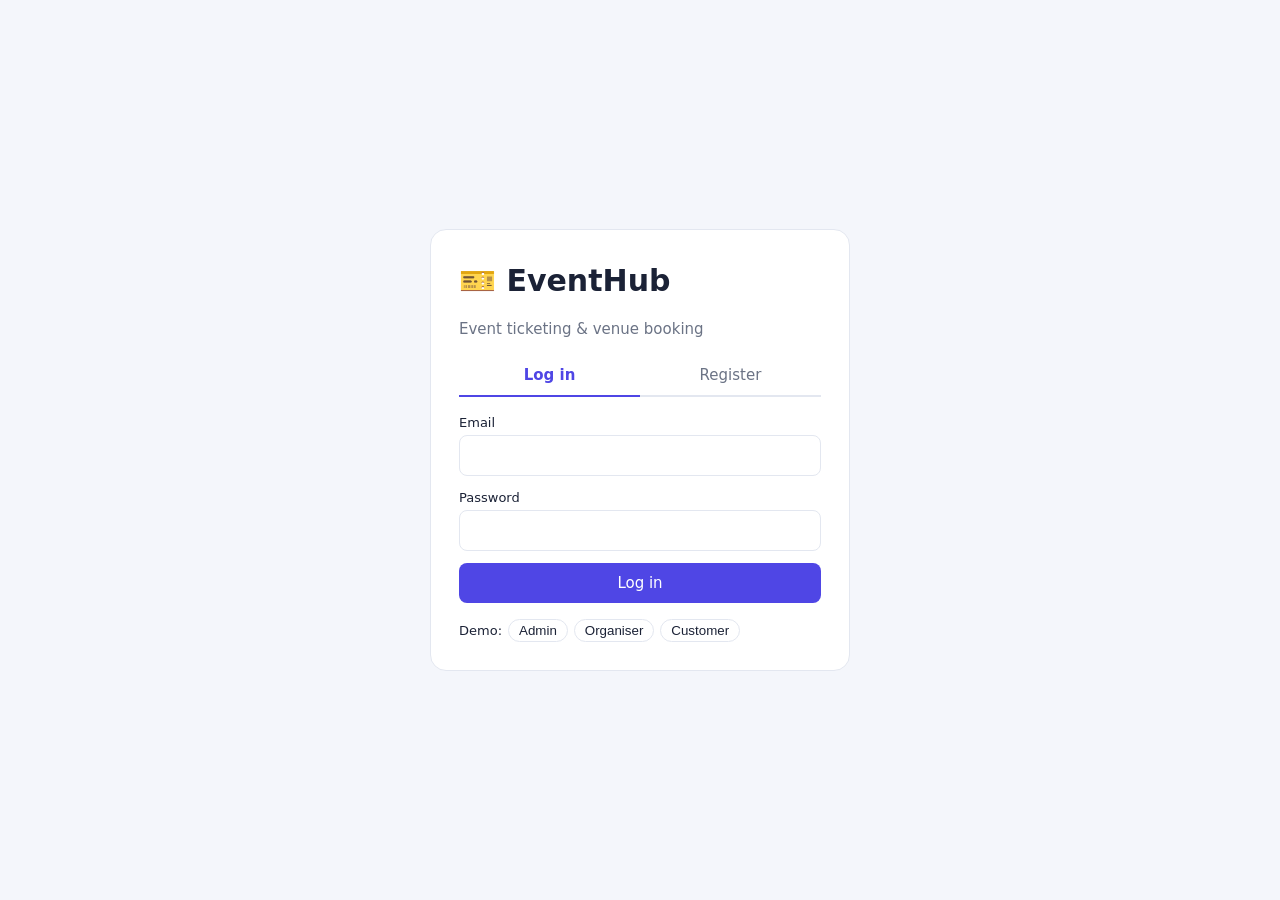
<file: frontend/member2/index.html>
<!DOCTYPE html>
<html lang="en">
<head>
<meta charset="utf-8">
<meta name="viewport" content="width=device-width,initial-scale=1">
<title>EventHub - Event Ticketing & Venue Booking</title>
<link rel="stylesheet" href="css/style.css">
</head>
<body>
<div id="app"></div>
<div id="modal" class="modal"></div>
<div id="toasts"></div>
<script src="js/config.js"></script>
<script src="js/app.js"></script>
</body>
</html>
</file>
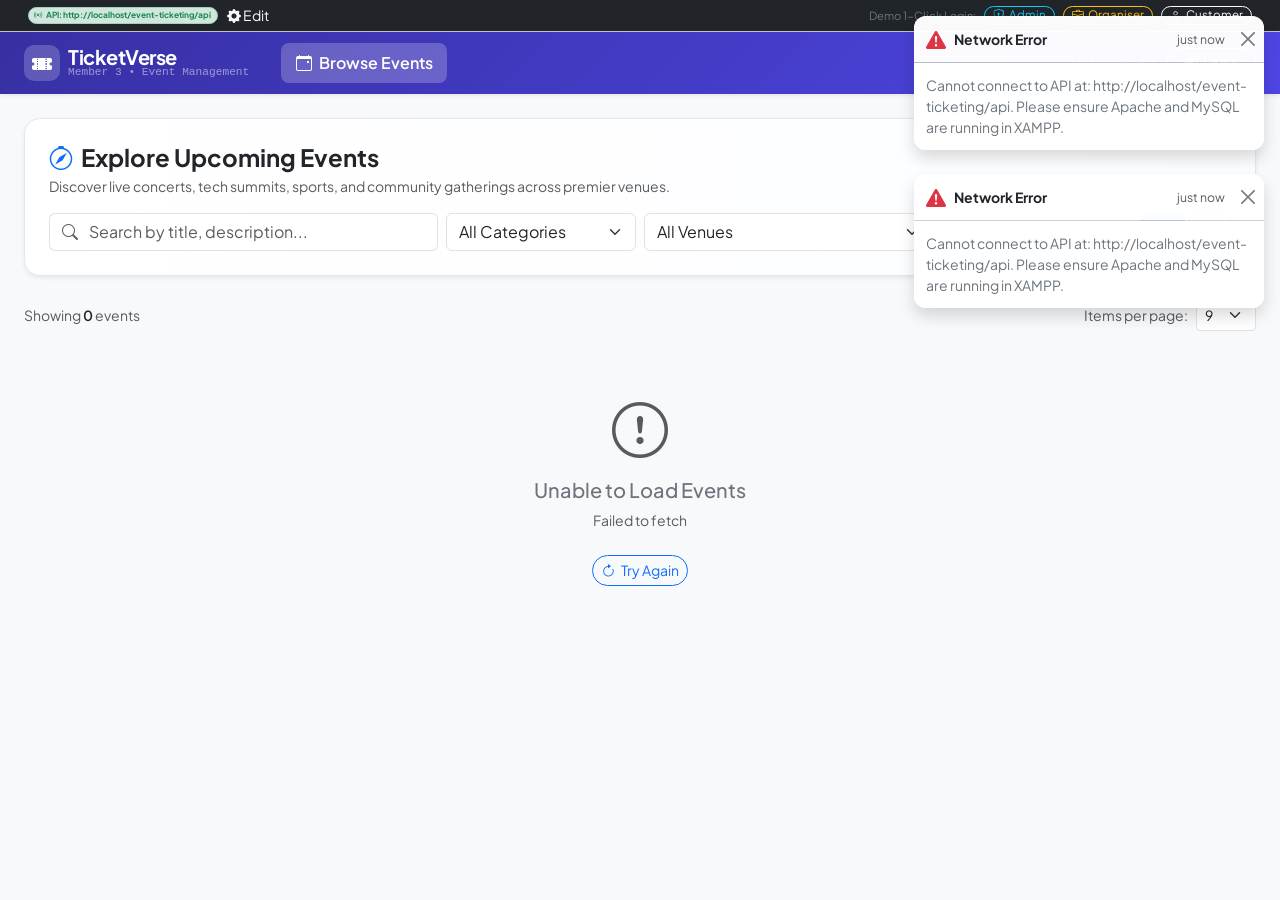
<file: frontend/member3(syamir)-event-management/index.html>
<!DOCTYPE html>
<html lang="en">
<head>
  <meta charset="UTF-8">
  <meta name="viewport" content="width=device-width, initial-scale=1.0">
  <title>Event Ticketing & Venue Booking - Event Management (Member 3)</title>
  
  <!-- Google Fonts -->
  <link rel="preconnect" href="https://fonts.googleapis.com">
  <link rel="preconnect" href="https://fonts.gstatic.com" crossorigin>
  <link href="https://fonts.googleapis.com/css2?family=Plus+Jakarta+Sans:wght@400;500;600;700;800&display=swap" rel="stylesheet">
  
  <!-- Bootstrap 5.3.3 CSS -->
  <link href="https://cdn.jsdelivr.net/npm/bootstrap@5.3.3/dist/css/bootstrap.min.css" rel="stylesheet">
  
  <!-- Bootstrap Icons 1.11.3 -->
  <link href="https://cdn.jsdelivr.net/npm/bootstrap-icons@1.11.3/font/bootstrap-icons.min.css" rel="stylesheet">
  
  <!-- Custom CSS -->
  <link rel="stylesheet" href="style.css">
</head>
<body class="bg-light">

  <!-- ========================================================================= -->
  <!-- Top Info Bar (API status & Quick Demo credentials)                         -->
  <!-- ========================================================================= -->
  <div class="top-demo-bar py-1 px-3 bg-dark text-white-50 border-bottom border-secondary-subtle">
    <div class="container-fluid d-flex flex-wrap justify-content-between align-items-center small">
      <div class="d-flex align-items-center gap-2">
        <span class="badge rounded-pill bg-success-subtle text-success border border-success-subtle">
          <i class="bi bi-broadcast me-1"></i>API: <span id="currentApiDisplay">http://localhost/event-ticketing/api</span>
        </span>
        <button class="btn btn-link btn-sm text-decoration-none text-light p-0" data-bs-toggle="modal" data-bs-target="#apiConfigModal" title="Change API Base URL">
          <i class="bi bi-gear-fill"></i> Edit
        </button>
      </div>
      <div class="d-flex align-items-center gap-2 mt-1 mt-md-0">
        <span class="d-none d-sm-inline text-secondary">Demo 1-Click Login:</span>
        <button class="btn btn-xs btn-outline-info rounded-pill py-0 px-2" onclick="quickLogin('admin')" title="Login as Admin">
          <i class="bi bi-shield-lock me-1"></i>Admin
        </button>
        <button class="btn btn-xs btn-outline-warning rounded-pill py-0 px-2" onclick="quickLogin('organiser')" title="Login as Organiser">
          <i class="bi bi-briefcase me-1"></i>Organiser
        </button>
        <button class="btn btn-xs btn-outline-light rounded-pill py-0 px-2" onclick="quickLogin('customer')" title="Login as Customer">
          <i class="bi bi-person me-1"></i>Customer
        </button>
      </div>
    </div>
  </div>

  <!-- ========================================================================= -->
  <!-- Main Navbar                                                               -->
  <!-- ========================================================================= -->
  <nav class="navbar navbar-expand-lg navbar-dark bg-primary-custom shadow-sm sticky-top">
    <div class="container-fluid px-3 px-lg-4">
      <a class="navbar-brand d-flex align-items-center gap-2" href="#" onclick="switchView('browse'); return false;">
        <div class="brand-icon">
          <i class="bi bi-ticket-perforated-fill"></i>
        </div>
        <div class="d-flex flex-column lh-1">
          <span class="fw-bold tracking-tight fs-5">TicketVerse</span>
          <span class="text-white-50 font-monospace" style="font-size: 0.7rem;">Member 3 &bull; Event Management</span>
        </div>
      </a>

      <button class="navbar-toggler border-0" type="button" data-bs-toggle="collapse" data-bs-target="#navbarContent" aria-controls="navbarContent" aria-expanded="false" aria-label="Toggle navigation">
        <span class="navbar-toggler-icon"></span>
      </button>

      <div class="collapse navbar-collapse" id="navbarContent">
        <!-- Navigation Links / Views -->
        <ul class="navbar-nav me-auto mb-2 mb-lg-0 ms-lg-3 gap-1">
          <li class="nav-item">
            <a class="nav-link nav-view active" id="nav-browse" href="#" onclick="switchView('browse'); return false;">
              <i class="bi bi-calendar-event me-1"></i> Browse Events
            </a>
          </li>
          <!-- Admin & Organiser only view -->
          <li class="nav-item d-none" id="nav-manage-item">
            <a class="nav-link nav-view" id="nav-manage" href="#" onclick="switchView('manage'); return false;">
              <i class="bi bi-sliders me-1"></i> Event Management
            </a>
          </li>
          <!-- Admin & Organiser direct create button -->
          <li class="nav-item d-none" id="nav-create-item">
            <a class="nav-link text-warning fw-semibold" href="#" onclick="openCreateModal(); return false;">
              <i class="bi bi-plus-circle-fill me-1"></i> Create Event
            </a>
          </li>
        </ul>

        <!-- Right Side: User Status & Login/Logout -->
        <div class="d-flex align-items-center gap-3">
          <!-- Guest view -->
          <div id="auth-guest-section" class="d-flex align-items-center gap-2">
            <span class="text-white-50 small d-none d-md-inline">Not logged in</span>
            <button class="btn btn-outline-light btn-sm px-3 rounded-pill" data-bs-toggle="modal" data-bs-target="#loginModal">
              <i class="bi bi-box-arrow-in-right me-1"></i> Login
            </button>
          </div>

          <!-- Logged in view -->
          <div id="auth-user-section" class="d-none align-items-center gap-2">
            <div class="user-profile-badge d-flex align-items-center gap-2 bg-white bg-opacity-10 py-1 px-3 rounded-pill text-white">
              <div class="user-avatar" id="userAvatar">A</div>
              <div class="d-flex flex-column text-start lh-sm">
                <span class="fw-semibold small" id="userNameDisplay">User Name</span>
                <span class="small font-monospace" id="userRoleBadge">role</span>
              </div>
            </div>
            <button class="btn btn-outline-light btn-sm rounded-pill px-3" onclick="logout()" title="Logout">
              <i class="bi bi-box-arrow-right me-1"></i> Logout
            </button>
          </div>
        </div>
      </div>
    </div>
  </nav>

  <!-- ========================================================================= -->
  <!-- Main Container                                                            -->
  <!-- ========================================================================= -->
  <main class="container-fluid px-3 px-lg-4 py-4">

    <!-- Guest / Role Hint Alert Banner -->
    <div id="roleAlertBanner" class="alert alert-info border-0 shadow-sm d-flex align-items-center justify-content-between p-3 mb-4 rounded-3 d-none">
      <div class="d-flex align-items-center gap-2">
        <i class="bi bi-info-circle-fill fs-5 text-info"></i>
        <span id="roleAlertText">You are browsing as a customer. Login with an Admin or Organiser account to create, edit, or delete events.</span>
      </div>
      <button type="button" class="btn-close" data-bs-dismiss="alert" aria-label="Close"></button>
    </div>

    <!-- ======================================================================= -->
    <!-- VIEW 1: BROWSE EVENTS (PUBLIC & ALL ROLES)                              -->
    <!-- ======================================================================= -->
    <section id="browse-view">
      <!-- Browse Header & Search / Filters Hero -->
      <div class="card border-0 shadow-sm rounded-4 mb-4 filter-card">
        <div class="card-body p-4">
          <div class="row align-items-center mb-3">
            <div class="col-md-7">
              <h2 class="h4 fw-bold text-dark mb-1">
                <i class="bi bi-compass text-primary me-2"></i>Explore Upcoming Events
              </h2>
              <p class="text-muted small mb-0">Discover live concerts, tech summits, sports, and community gatherings across premier venues.</p>
            </div>
            <div class="col-md-5 text-md-end mt-3 mt-md-0 d-none" id="browseCreateBtnContainer">
              <button class="btn btn-primary rounded-pill px-3 shadow-sm" onclick="openCreateModal()">
                <i class="bi bi-plus-lg me-1"></i> Create New Event
              </button>
            </div>
          </div>

          <!-- Filter Controls -->
          <form id="browseFilterForm" onsubmit="handleBrowseFilter(event)">
            <div class="row g-2">
              <!-- Search box -->
              <div class="col-12 col-md-4">
                <div class="input-group">
                  <span class="input-group-text bg-white border-end-0 text-muted">
                    <i class="bi bi-search"></i>
                  </span>
                  <input type="text" class="form-control border-start-0 ps-0" id="filterSearch" placeholder="Search by title, description...">
                </div>
              </div>

              <!-- Category filter -->
              <div class="col-6 col-md-2">
                <select class="form-select" id="filterCategory">
                  <option value="">All Categories</option>
                  <option value="Music">Music</option>
                  <option value="Technology">Technology</option>
                  <option value="Charity">Charity</option>
                  <option value="Entertainment">Entertainment</option>
                  <option value="Business">Business</option>
                  <option value="Sports">Sports</option>
                  <option value="Community">Community</option>
                </select>
              </div>

              <!-- Venue filter -->
              <div class="col-6 col-md-3">
                <select class="form-select" id="filterVenue">
                  <option value="">All Venues</option>
                  <!-- Populated dynamically -->
                </select>
              </div>

              <!-- Status filter -->
              <div class="col-6 col-md-2">
                <select class="form-select" id="filterStatus">
                  <option value="">All Statuses</option>
                  <option value="published" selected>Published</option>
                  <option value="draft">Draft</option>
                  <option value="completed">Completed</option>
                  <option value="cancelled">Cancelled</option>
                </select>
              </div>

              <!-- Filter / Reset buttons -->
              <div class="col-6 col-md-1 d-flex gap-1">
                <button type="submit" class="btn btn-primary w-100" title="Apply Filter">
                  <i class="bi bi-funnel-fill"></i>
                </button>
                <button type="button" class="btn btn-outline-secondary" onclick="resetBrowseFilters()" title="Reset Filters">
                  <i class="bi bi-arrow-counterclockwise"></i>
                </button>
              </div>
            </div>
          </form>
        </div>
      </div>

      <!-- Browse Results Header -->
      <div class="d-flex justify-content-between align-items-center mb-3">
        <div class="text-muted small">
          Showing <span class="fw-semibold text-dark" id="browseEventsCount">0</span> events
          <span id="activeFiltersSummary" class="ms-2"></span>
        </div>
        <div class="d-flex align-items-center gap-2">
          <span class="text-muted small">Items per page:</span>
          <select class="form-select form-select-sm w-auto" id="browseLimitSelect" onchange="changeBrowseLimit()">
            <option value="6">6</option>
            <option value="9" selected>9</option>
            <option value="12">12</option>
            <option value="18">18</option>
          </select>
        </div>
      </div>

      <!-- Events Card Grid -->
      <div class="row g-4 mb-4" id="eventsGrid">
        <!-- Rendered dynamically via JavaScript -->
        <div class="col-12 text-center py-5">
          <div class="spinner-border text-primary" role="status">
            <span class="visually-hidden">Loading events...</span>
          </div>
          <p class="text-muted mt-2">Loading events from API...</p>
        </div>
      </div>

      <!-- Pagination for Browse View -->
      <nav aria-label="Browse Events Pagination" id="browsePaginationNav" class="d-flex justify-content-center mt-4">
        <ul class="pagination pagination-md shadow-sm rounded-pill" id="browsePaginationList">
          <!-- Rendered dynamically -->
        </ul>
      </nav>
    </section>

    <!-- ======================================================================= -->
    <!-- VIEW 2: EVENT MANAGEMENT (ADMIN & ORGANISER ONLY)                       -->
    <!-- ======================================================================= -->
    <section id="manage-view" class="d-none">
      <!-- Management Header & Quick Stats -->
      <div class="d-flex flex-wrap justify-content-between align-items-center gap-3 mb-4">
        <div>
          <h2 class="h3 fw-bold text-dark mb-1">
            <i class="bi bi-sliders text-primary me-2"></i>Event Management Dashboard
          </h2>
          <p class="text-muted small mb-0">
            Create, update, manage, and monitor ticketing capacity.
            <span id="manageRolePermissionNote" class="text-primary fw-medium"></span>
          </p>
        </div>
        <div>
          <button class="btn btn-primary rounded-pill px-4 shadow-sm" onclick="openCreateModal()">
            <i class="bi bi-plus-circle me-1"></i> Create New Event
          </button>
        </div>
      </div>

      <!-- Quick Metrics Cards -->
      <div class="row g-3 mb-4">
        <div class="col-6 col-lg-3">
          <div class="card border-0 shadow-sm rounded-3 metric-card">
            <div class="card-body p-3 d-flex align-items-center">
              <div class="metric-icon bg-primary-subtle text-primary me-3">
                <i class="bi bi-calendar2-check-fill fs-4"></i>
              </div>
              <div>
                <div class="text-muted small text-uppercase fw-semibold">Total Events</div>
                <div class="fs-4 fw-bold text-dark" id="metricTotalEvents">0</div>
              </div>
            </div>
          </div>
        </div>
        <div class="col-6 col-lg-3">
          <div class="card border-0 shadow-sm rounded-3 metric-card">
            <div class="card-body p-3 d-flex align-items-center">
              <div class="metric-icon bg-success-subtle text-success me-3">
                <i class="bi bi-check-circle-fill fs-4"></i>
              </div>
              <div>
                <div class="text-muted small text-uppercase fw-semibold">Published</div>
                <div class="fs-4 fw-bold text-dark" id="metricPublishedEvents">0</div>
              </div>
            </div>
          </div>
        </div>
        <div class="col-6 col-lg-3">
          <div class="card border-0 shadow-sm rounded-3 metric-card">
            <div class="card-body p-3 d-flex align-items-center">
              <div class="metric-icon bg-secondary-subtle text-secondary me-3">
                <i class="bi bi-file-earmark-text-fill fs-4"></i>
              </div>
              <div>
                <div class="text-muted small text-uppercase fw-semibold">Draft</div>
                <div class="fs-4 fw-bold text-dark" id="metricDraftEvents">0</div>
              </div>
            </div>
          </div>
        </div>
        <div class="col-6 col-lg-3">
          <div class="card border-0 shadow-sm rounded-3 metric-card">
            <div class="card-body p-3 d-flex align-items-center">
              <div class="metric-icon bg-danger-subtle text-danger me-3">
                <i class="bi bi-x-circle-fill fs-4"></i>
              </div>
              <div>
                <div class="text-muted small text-uppercase fw-semibold">Cancelled / End</div>
                <div class="fs-4 fw-bold text-dark" id="metricOtherEvents">0</div>
              </div>
            </div>
          </div>
        </div>
      </div>

      <!-- Management Table Card -->
      <div class="card border-0 shadow-sm rounded-4">
        <div class="card-body p-3 p-md-4">
          <!-- Management Filters Bar -->
          <div class="row g-2 align-items-center mb-3">
            <div class="col-12 col-md-4">
              <div class="input-group">
                <span class="input-group-text bg-white text-muted"><i class="bi bi-search"></i></span>
                <input type="text" class="form-control" id="manageSearchInput" placeholder="Filter events..." oninput="debounceManageSearch()">
              </div>
            </div>
            <div class="col-6 col-md-3">
              <select class="form-select" id="manageCategorySelect" onchange="loadManagementEvents(1)">
                <option value="">All Categories</option>
                <option value="Music">Music</option>
                <option value="Technology">Technology</option>
                <option value="Charity">Charity</option>
                <option value="Entertainment">Entertainment</option>
                <option value="Business">Business</option>
                <option value="Sports">Sports</option>
                <option value="Community">Community</option>
              </select>
            </div>
            <div class="col-6 col-md-3">
              <select class="form-select" id="manageStatusSelect" onchange="loadManagementEvents(1)">
                <option value="">All Statuses</option>
                <option value="published">Published</option>
                <option value="draft">Draft</option>
                <option value="cancelled">Cancelled</option>
                <option value="completed">Completed</option>
              </select>
            </div>
            <div class="col-12 col-md-2 text-md-end">
              <button class="btn btn-outline-secondary w-100" onclick="resetManageFilters()">
                <i class="bi bi-arrow-counterclockwise me-1"></i> Reset
              </button>
            </div>
          </div>

          <!-- Table Responsive Container -->
          <div class="table-responsive">
            <table class="table table-hover align-middle mb-0" id="eventsTable">
              <thead class="table-light text-muted small text-uppercase">
                <tr>
                  <th scope="col" style="width: 60px;">ID</th>
                  <th scope="col">Event &amp; Category</th>
                  <th scope="col">Venue</th>
                  <th scope="col">Date &amp; Time</th>
                  <th scope="col">Price</th>
                  <th scope="col">Tickets Available</th>
                  <th scope="col">Organiser</th>
                  <th scope="col">Status</th>
                  <th scope="col" class="text-end" style="min-width: 130px;">Actions</th>
                </tr>
              </thead>
              <tbody id="eventsTableBody">
                <!-- Rendered dynamically -->
                <tr>
                  <td colspan="9" class="text-center py-4 text-muted">
                    <div class="spinner-border spinner-border-sm text-primary me-2"></div> Loading table data...
                  </td>
                </tr>
              </tbody>
            </table>
          </div>

          <!-- Management Pagination -->
          <div class="d-flex flex-wrap justify-content-between align-items-center mt-3 pt-3 border-top">
            <div class="text-muted small" id="managePaginationInfo">
              Showing 0 to 0 of 0 events
            </div>
            <nav aria-label="Management Table Pagination">
              <ul class="pagination pagination-sm mb-0" id="managePaginationList">
                <!-- Rendered dynamically -->
              </ul>
            </nav>
          </div>
        </div>
      </div>
    </section>

  </main>

  <!-- ========================================================================= -->
  <!-- MODAL: LOGIN                                                              -->
  <!-- ========================================================================= -->
  <div class="modal fade" id="loginModal" tabindex="-1" aria-labelledby="loginModalLabel" aria-hidden="true">
    <div class="modal-dialog modal-dialog-centered">
      <div class="modal-content border-0 shadow rounded-4">
        <div class="modal-header bg-primary-custom text-white border-0 rounded-top-4 p-4">
          <div class="d-flex align-items-center gap-2">
            <div class="bg-white text-primary rounded-circle p-2 d-flex align-items-center justify-content-center" style="width: 38px; height: 38px;">
              <i class="bi bi-person-fill-lock fs-5"></i>
            </div>
            <div>
              <h5 class="modal-title fw-bold" id="loginModalLabel">Account Login</h5>
              <p class="text-white-50 small mb-0">Sign in to manage and administer events</p>
            </div>
          </div>
          <button type="button" class="btn-close btn-close-white" data-bs-dismiss="modal" aria-label="Close"></button>
        </div>

        <div class="modal-body p-4">
          <!-- Login Feedback Alert -->
          <div id="loginAlert" class="alert alert-danger py-2 px-3 small d-none" role="alert"></div>

          <!-- Quick Fill Presets for University Demo -->
          <div class="bg-light p-3 rounded-3 mb-3 border">
            <div class="text-muted small fw-semibold mb-2">
              <i class="bi bi-lightning-charge-fill text-warning me-1"></i>Quick Demo Presets:
            </div>
            <div class="d-flex flex-wrap gap-2">
              <button type="button" class="btn btn-sm btn-outline-danger flex-grow-1" onclick="fillLoginForm('admin@event.com', 'Admin@123')">
                <i class="bi bi-shield-check"></i> Admin
              </button>
              <button type="button" class="btn btn-sm btn-outline-warning flex-grow-1" onclick="fillLoginForm('hafiz@event.com', 'Organiser@123')">
                <i class="bi bi-briefcase"></i> Organiser
              </button>
              <button type="button" class="btn btn-sm btn-outline-secondary flex-grow-1" onclick="fillLoginForm('daniel@mail.com', 'Customer@123')">
                <i class="bi bi-person"></i> Customer
              </button>
            </div>
          </div>

          <form id="loginForm" onsubmit="handleLoginSubmit(event)">
            <div class="mb-3">
              <label for="loginEmail" class="form-label small fw-semibold">Email Address</label>
              <div class="input-group">
                <span class="input-group-text bg-light text-muted"><i class="bi bi-envelope"></i></span>
                <input type="email" class="form-control" id="loginEmail" required placeholder="name@event.com">
              </div>
            </div>

            <div class="mb-3">
              <label for="loginPassword" class="form-label small fw-semibold">Password</label>
              <div class="input-group">
                <span class="input-group-text bg-light text-muted"><i class="bi bi-key"></i></span>
                <input type="password" class="form-control" id="loginPassword" required placeholder="Enter password">
                <button class="btn btn-outline-secondary" type="button" onclick="togglePasswordVisibility('loginPassword', this)">
                  <i class="bi bi-eye"></i>
                </button>
              </div>
            </div>

            <button type="submit" class="btn btn-primary w-100 py-2 fw-semibold rounded-3 shadow-sm" id="loginSubmitBtn">
              <span id="loginBtnText"><i class="bi bi-box-arrow-in-right me-1"></i> Sign In</span>
              <span id="loginBtnSpinner" class="spinner-border spinner-border-sm d-none" role="status" aria-hidden="true"></span>
            </button>
          </form>
        </div>
      </div>
    </div>
  </div>

  <!-- ========================================================================= -->
  <!-- MODAL: CREATE / EDIT EVENT                                                -->
  <!-- ========================================================================= -->
  <div class="modal fade" id="eventFormModal" tabindex="-1" aria-labelledby="eventFormModalLabel" aria-hidden="true" data-bs-backdrop="static">
    <div class="modal-dialog modal-dialog-centered modal-lg">
      <div class="modal-content border-0 shadow-lg rounded-4">
        <div class="modal-header bg-primary-custom text-white rounded-top-4 p-3 px-4">
          <div class="d-flex align-items-center gap-2">
            <i class="bi bi-calendar-plus-fill fs-4 text-warning" id="eventFormIcon"></i>
            <div>
              <h5 class="modal-title fw-bold" id="eventFormModalLabel">Create New Event</h5>
              <p class="text-white-50 small mb-0" id="eventFormModalSub">Fill in the event details and venue allocation</p>
            </div>
          </div>
          <button type="button" class="btn-close btn-close-white" data-bs-dismiss="modal" aria-label="Close"></button>
        </div>

        <div class="modal-body p-4">
          <!-- Form Validation / Error Container -->
          <div id="eventFormAlert" class="alert alert-danger py-2 px-3 small d-none" role="alert"></div>

          <form id="eventForm" onsubmit="handleEventFormSubmit(event)">
            <!-- Hidden Event ID (for edit) -->
            <input type="hidden" id="eventFormId">

            <div class="row g-3">
              <!-- Event Title -->
              <div class="col-12">
                <label for="formTitle" class="form-label small fw-semibold">Event Title <span class="text-danger">*</span></label>
                <input type="text" class="form-control" id="formTitle" required maxlength="150" placeholder="e.g. Muar Music Fest 2026">
                <div class="invalid-feedback" id="err-title"></div>
              </div>

              <!-- Category -->
              <div class="col-12 col-md-6">
                <label for="formCategory" class="form-label small fw-semibold">Category <span class="text-danger">*</span></label>
                <select class="form-select" id="formCategory" required>
                  <option value="" disabled selected>Select category...</option>
                  <option value="Music">Music</option>
                  <option value="Technology">Technology</option>
                  <option value="Charity">Charity</option>
                  <option value="Entertainment">Entertainment</option>
                  <option value="Business">Business</option>
                  <option value="Sports">Sports</option>
                  <option value="Community">Community</option>
                </select>
                <div class="invalid-feedback" id="err-category"></div>
              </div>

              <!-- Venue Dropdown -->
              <div class="col-12 col-md-6">
                <label for="formVenue" class="form-label small fw-semibold">Venue <span class="text-danger">*</span></label>
                <select class="form-select" id="formVenue" required>
                  <option value="" disabled selected>Select venue...</option>
                  <!-- Populated dynamically -->
                </select>
                <div class="invalid-feedback" id="err-venue_id"></div>
              </div>

              <!-- Event Date -->
              <div class="col-12 col-md-4">
                <label for="formDate" class="form-label small fw-semibold">Event Date <span class="text-danger">*</span></label>
                <input type="date" class="form-control" id="formDate" required>
                <div class="invalid-feedback" id="err-event_date"></div>
              </div>

              <!-- Start Time -->
              <div class="col-6 col-md-4">
                <label for="formStartTime" class="form-label small fw-semibold">Start Time <span class="text-danger">*</span></label>
                <input type="time" class="form-control" id="formStartTime" required>
                <div class="invalid-feedback" id="err-start_time"></div>
              </div>

              <!-- End Time -->
              <div class="col-6 col-md-4">
                <label for="formEndTime" class="form-label small fw-semibold">End Time <span class="text-danger">*</span></label>
                <input type="time" class="form-control" id="formEndTime" required>
                <div class="invalid-feedback" id="err-end_time"></div>
              </div>

              <!-- Ticket Price -->
              <div class="col-12 col-md-4">
                <label for="formTicketPrice" class="form-label small fw-semibold">Ticket Price (MYR) <span class="text-danger">*</span></label>
                <div class="input-group">
                  <span class="input-group-text">RM</span>
                  <input type="number" step="0.01" min="0" class="form-control" id="formTicketPrice" required placeholder="0.00">
                </div>
                <div class="invalid-feedback" id="err-ticket_price"></div>
              </div>

              <!-- Total Tickets -->
              <div class="col-6 col-md-4">
                <label for="formTotalTickets" class="form-label small fw-semibold">Total Tickets <span class="text-danger">*</span></label>
                <input type="number" min="1" class="form-control" id="formTotalTickets" required placeholder="e.g. 500" oninput="handleTotalTicketsChange()">
                <div class="invalid-feedback" id="err-total_tickets"></div>
              </div>

              <!-- Available Tickets (Editable on edit, defaults to total tickets on create) -->
              <div class="col-6 col-md-4">
                <label for="formAvailableTickets" class="form-label small fw-semibold">Available Tickets <span class="text-danger">*</span></label>
                <input type="number" min="0" class="form-control" id="formAvailableTickets" required placeholder="e.g. 500">
                <div class="invalid-feedback" id="err-available_tickets"></div>
              </div>

              <!-- Status -->
              <div class="col-12 col-md-6">
                <label for="formStatus" class="form-label small fw-semibold">Publication Status <span class="text-danger">*</span></label>
                <select class="form-select" id="formStatus" required>
                  <option value="draft">Draft (Private, not listed for booking)</option>
                  <option value="published">Published (Public, tickets on sale)</option>
                  <option value="cancelled">Cancelled</option>
                  <option value="completed">Completed</option>
                </select>
                <div class="invalid-feedback" id="err-status"></div>
              </div>

              <!-- Organiser (Admin can see organiser info if editing) -->
              <div class="col-12 col-md-6" id="formOrganiserDisplayGroup">
                <label class="form-label small fw-semibold text-muted">Organiser Ownership</label>
                <input type="text" class="form-control bg-light" id="formOrganiserDisplay" readonly value="Current Logged-in User">
              </div>

              <!-- Description -->
              <div class="col-12">
                <label for="formDescription" class="form-label small fw-semibold">Description</label>
                <textarea class="form-control" id="formDescription" rows="3" placeholder="Provide event schedule, highlights, special guests, terms..."></textarea>
                <div class="invalid-feedback" id="err-description"></div>
              </div>
            </div>

            <div class="d-flex justify-content-end gap-2 mt-4 pt-3 border-top">
              <button type="button" class="btn btn-secondary px-4 rounded-pill" data-bs-dismiss="modal">Cancel</button>
              <button type="submit" class="btn btn-primary px-4 rounded-pill shadow-sm" id="eventFormSubmitBtn">
                <span id="eventFormSubmitText"><i class="bi bi-check-circle me-1"></i> Save Event</span>
                <span id="eventFormSubmitSpinner" class="spinner-border spinner-border-sm d-none" role="status" aria-hidden="true"></span>
              </button>
            </div>
          </form>
        </div>
      </div>
    </div>
  </div>

  <!-- ========================================================================= -->
  <!-- MODAL: EVENT DETAILS VIEW                                                 -->
  <!-- ========================================================================= -->
  <div class="modal fade" id="eventDetailsModal" tabindex="-1" aria-labelledby="eventDetailsModalLabel" aria-hidden="true">
    <div class="modal-dialog modal-dialog-centered modal-lg">
      <div class="modal-content border-0 shadow-lg rounded-4 overflow-hidden">
        <div class="modal-header bg-dark text-white p-4">
          <div class="d-flex flex-column gap-1">
            <div class="d-flex align-items-center gap-2">
              <span class="badge rounded-pill" id="detailCategoryBadge">Category</span>
              <span class="badge rounded-pill" id="detailStatusBadge">Status</span>
              <span class="text-white-50 small font-monospace" id="detailIdBadge">#ID</span>
            </div>
            <h4 class="modal-title fw-bold text-white mt-1" id="detailTitle">Event Title</h4>
          </div>
          <button type="button" class="btn-close btn-close-white" data-bs-dismiss="modal" aria-label="Close"></button>
        </div>

        <div class="modal-body p-4">
          <div class="row g-4">
            <!-- Left Info Column -->
            <div class="col-md-7">
              <h6 class="text-uppercase text-muted fw-bold small mb-2">About Event</h6>
              <p class="text-dark" id="detailDescription" style="white-space: pre-line;">No description provided.</p>

              <hr class="my-3 text-muted">

              <h6 class="text-uppercase text-muted fw-bold small mb-2">Venue &amp; Location</h6>
              <div class="d-flex align-items-start gap-2 mb-2">
                <i class="bi bi-geo-alt-fill text-danger fs-5"></i>
                <div>
                  <div class="fw-semibold text-dark" id="detailVenueName">Venue Name</div>
                  <div class="text-muted small" id="detailVenueAddress">Address, City</div>
                </div>
              </div>

              <div class="d-flex align-items-center gap-2 text-muted small mt-2">
                <i class="bi bi-people-fill text-primary"></i>
                <span>Venue Capacity: <strong id="detailVenueCapacity">-</strong> seats</span>
              </div>
            </div>

            <!-- Right Info / Stats Column -->
            <div class="col-md-5">
              <div class="card bg-light border-0 rounded-3 p-3 mb-3">
                <h6 class="text-uppercase text-muted fw-bold small mb-3">Schedule</h6>
                <div class="d-flex align-items-center gap-2 mb-2">
                  <i class="bi bi-calendar-event text-primary fs-5"></i>
                  <div>
                    <div class="small text-muted">Date</div>
                    <div class="fw-semibold text-dark" id="detailDate">Date</div>
                  </div>
                </div>
                <div class="d-flex align-items-center gap-2">
                  <i class="bi bi-clock text-warning fs-5"></i>
                  <div>
                    <div class="small text-muted">Time</div>
                    <div class="fw-semibold text-dark" id="detailTime">Time</div>
                  </div>
                </div>
              </div>

              <div class="card bg-light border-0 rounded-3 p-3 mb-3">
                <h6 class="text-uppercase text-muted fw-bold small mb-2">Ticketing Details</h6>
                <div class="d-flex justify-content-between align-items-baseline mb-2">
                  <span class="text-muted small">Ticket Price:</span>
                  <span class="fs-4 fw-bold text-success" id="detailPrice">RM 0.00</span>
                </div>
                
                <div class="mb-2">
                  <div class="d-flex justify-content-between small text-muted mb-1">
                    <span>Available Tickets:</span>
                    <strong id="detailTicketsFraction">0 / 0</strong>
                  </div>
                  <div class="progress" style="height: 8px;">
                    <div class="progress-bar" id="detailProgressBar" role="progressbar" style="width: 100%;"></div>
                  </div>
                </div>
              </div>

              <div class="card bg-white border rounded-3 p-3 small text-muted">
                <div class="d-flex align-items-center gap-2">
                  <i class="bi bi-person-badge-fill text-secondary fs-5"></i>
                  <div>
                    <div>Organised by: <strong class="text-dark" id="detailOrganiserName">-</strong></div>
                    <div class="font-monospace text-xs" id="detailOrganiserId">ID: -</div>
                  </div>
                </div>
              </div>
            </div>
          </div>
        </div>

        <div class="modal-footer bg-light p-3 border-top d-flex justify-content-between">
          <button type="button" class="btn btn-secondary px-4 rounded-pill" data-bs-dismiss="modal">Close</button>
          <div class="d-flex gap-2" id="detailActionButtons">
            <!-- Dynamic Edit / Delete buttons if authorized -->
          </div>
        </div>
      </div>
    </div>
  </div>

  <!-- ========================================================================= -->
  <!-- MODAL: DELETE CONFIRMATION                                                -->
  <!-- ========================================================================= -->
  <div class="modal fade" id="deleteConfirmModal" tabindex="-1" aria-labelledby="deleteConfirmModalLabel" aria-hidden="true">
    <div class="modal-dialog modal-dialog-centered">
      <div class="modal-content border-0 shadow rounded-4">
        <div class="modal-body p-4 text-center">
          <div class="text-danger mb-3">
            <i class="bi bi-exclamation-triangle-fill display-4"></i>
          </div>
          <h5 class="fw-bold mb-2" id="deleteConfirmModalLabel">Delete Event?</h5>
          <p class="text-muted small mb-3">
            Are you sure you want to permanently delete event <strong id="deleteTargetTitle" class="text-dark">""</strong>?
            This action cannot be undone.
          </p>
          <div class="d-flex justify-content-center gap-2">
            <button type="button" class="btn btn-secondary px-4 rounded-pill" data-bs-dismiss="modal">Cancel</button>
            <button type="button" class="btn btn-danger px-4 rounded-pill shadow-sm" id="confirmDeleteBtn" onclick="executeDeleteEvent()">
              <span id="deleteBtnText"><i class="bi bi-trash3-fill me-1"></i> Delete Event</span>
              <span id="deleteBtnSpinner" class="spinner-border spinner-border-sm d-none" role="status" aria-hidden="true"></span>
            </button>
          </div>
        </div>
      </div>
    </div>
  </div>

  <!-- ========================================================================= -->
  <!-- MODAL: API CONFIGURATION                                                  -->
  <!-- ========================================================================= -->
  <div class="modal fade" id="apiConfigModal" tabindex="-1" aria-labelledby="apiConfigModalLabel" aria-hidden="true">
    <div class="modal-dialog modal-dialog-centered">
      <div class="modal-content border-0 shadow rounded-4">
        <div class="modal-header bg-dark text-white rounded-top-4 p-3 px-4">
          <h5 class="modal-title fw-bold" id="apiConfigModalLabel"><i class="bi bi-gear-fill me-2"></i>API Endpoint Configuration</h5>
          <button type="button" class="btn-close btn-close-white" data-bs-dismiss="modal" aria-label="Close"></button>
        </div>
        <div class="modal-body p-4">
          <p class="text-muted small">Specify the base URL for the backend REST API endpoints.</p>
          <div class="mb-3">
            <label for="apiUrlInput" class="form-label small fw-semibold">API Base URL</label>
            <input type="url" class="form-control" id="apiUrlInput" value="http://localhost/event-ticketing/api">
            <div class="form-text">Default XAMPP setup: <code>http://localhost/event-ticketing/api</code></div>
          </div>
          <div class="d-flex justify-content-between">
            <button type="button" class="btn btn-outline-secondary btn-sm" onclick="resetApiUrl()">Reset to Default</button>
            <button type="button" class="btn btn-primary btn-sm px-3" onclick="saveApiUrl()">Save &amp; Reload</button>
          </div>
        </div>
      </div>
    </div>
  </div>

  <!-- ========================================================================= -->
  <!-- TOAST NOTIFICATIONS CONTAINER                                             -->
  <!-- ========================================================================= -->
  <div class="toast-container position-fixed top-0 end-0 p-3" id="toastContainer" style="z-index: 1100;"></div>

  <!-- ========================================================================= -->
  <!-- Bootstrap 5.3.3 Bundle with Popper                                       -->
  <!-- ========================================================================= -->
  <script src="https://cdn.jsdelivr.net/npm/bootstrap@5.3.3/dist/js/bootstrap.bundle.min.js"></script>

  <!-- Application Logic -->
  <script src="app.js"></script>
</body>
</html>
</file>
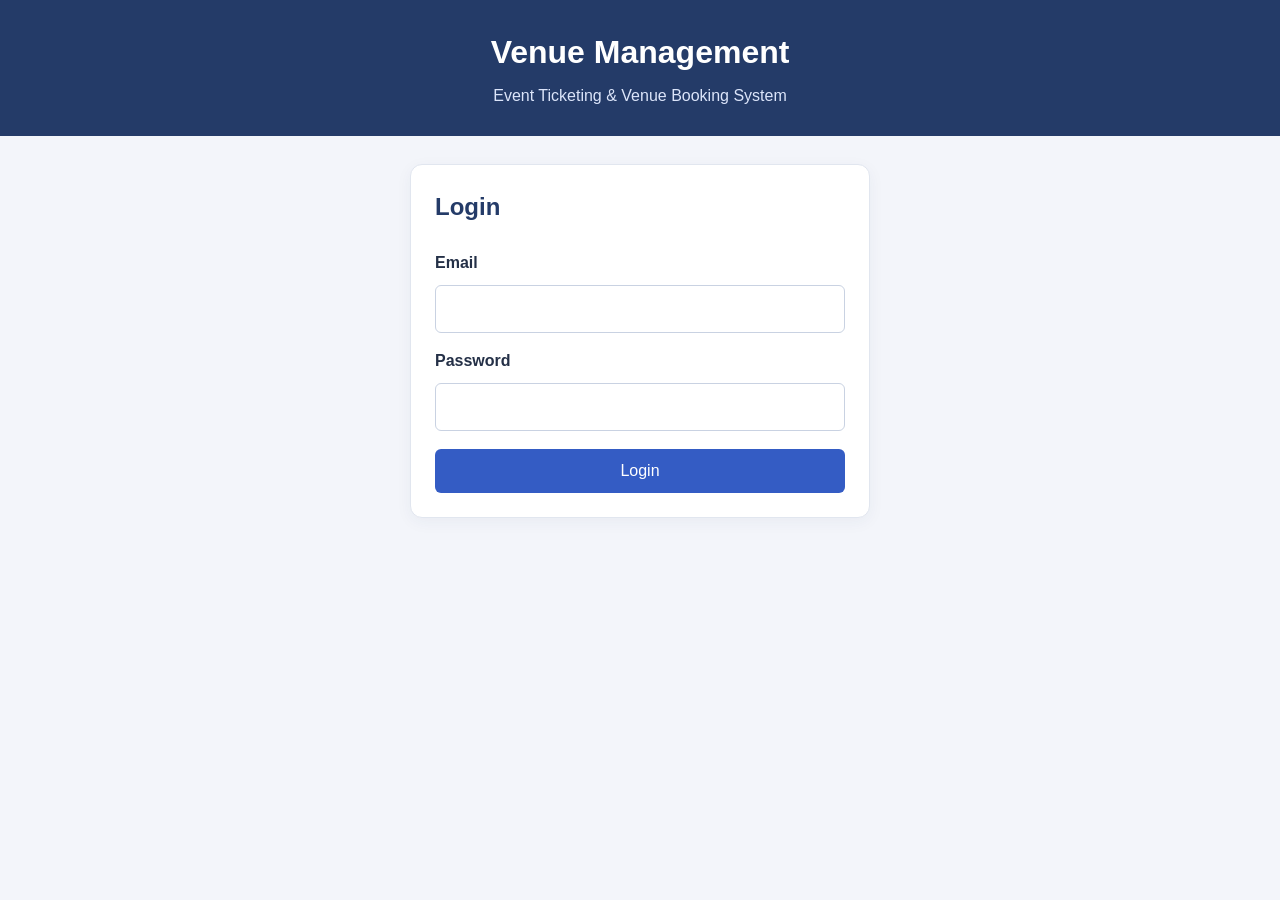
<file: frontend/member4-venue-management/index.html>
<!DOCTYPE html>
<html lang="en">
<head>
  <meta charset="UTF-8">
  <meta name="viewport" content="width=device-width, initial-scale=1.0">
  <title>Venue Management</title>
  <link rel="stylesheet" href="style.css">
  <script src="app.js" defer></script>
</head>
<body>
  <header>
    <h1>Venue Management</h1>
    <p>Event Ticketing &amp; Venue Booking System</p>
  </header>

  <main>
    <p id="message" role="status" aria-live="polite"></p>

    <section id="login-section">
      <h2>Login</h2>
      <form id="login-form">
        <label for="email">Email</label>
        <input id="email" type="email" autocomplete="username" required>

        <label for="password">Password</label>
        <input id="password" type="password"
               autocomplete="current-password" required>

        <button type="submit">Login</button>
      </form>
    </section>

    <div id="management-section" hidden>
      <section>
        <p id="user-info"></p>
        <button id="logout-button" type="button">Logout</button>
      </section>

      <section id="venue-editor" hidden>
        <h2 id="form-title">Add Venue</h2>
        <form id="venue-form">
          <input id="venue-id" type="hidden">

          <label for="venue-name">Venue Name</label>
          <input id="venue-name" type="text" maxlength="150" required>

          <label for="address">Address</label>
          <input id="address" type="text" maxlength="255" required>

          <label for="city">City</label>
          <input id="city" type="text" maxlength="100" required>

          <label for="capacity">Capacity</label>
          <input id="capacity" type="number"
                 min="1" max="4294967295" step="1" required>

          <label for="price">Price per Day (RM)</label>
          <input id="price" type="number"
                 min="0" max="99999999.99" step="0.01" required>

          <label for="status">Status</label>
          <select id="status" required>
            <option value="available">Available</option>
            <option value="unavailable">Unavailable</option>
            <option value="maintenance">Maintenance</option>
          </select>

          <button id="save-button" type="submit">Save Venue</button>
          <button id="reset-button" type="button">Clear / Cancel Edit</button>
        </form>
      </section>

      <section>
        <h2>Venue List</h2>

        <label for="search">Search by name or city</label>
        <input id="search" type="search" placeholder="Search venues…">

        <button id="refresh-button" type="button">Refresh List</button>

        <div class="table-wrapper">
          <table>
            <thead>
              <tr>
                <th>ID</th>
                <th>Name</th>
                <th>City</th>
                <th>Capacity</th>
                <th>Price / Day</th>
                <th>Status</th>
                <th>Actions</th>
              </tr>
            </thead>
            <tbody id="venue-list"></tbody>
          </table>
        </div>
      </section>

      <section id="venue-details" hidden>
        <h2>Venue Details</h2>
        <dl id="details-content"></dl>
        <button id="close-details" type="button">Close Details</button>
      </section>

      <section>
        <h2>Check Venue Availability</h2>

        <form id="availability-form">
          <label for="availability-venue">Venue</label>
          <select id="availability-venue" required></select>

          <label for="availability-date">Date</label>
          <input id="availability-date" type="date" required>

          <label for="start-time">Start Time</label>
          <input id="start-time" type="time" step="60" required>

          <label for="end-time">End Time</label>
          <input id="end-time" type="time" step="60" required>

          <button type="submit">Check Availability</button>
        </form>

        <p id="availability-result" role="status" aria-live="polite"></p>
      </section>
    </div>
  </main>
</body>
</html>
</file>
<file: frontend/member2/css/style.css>
:root{--bg:#f4f6fb;--card:#fff;--ink:#1b2236;--mut:#6b7385;--pri:#4f46e5;--pri2:#4338ca;--line:#e3e7f0;--ok:#16a34a;--warn:#d97706;--err:#dc2626}
@media(prefers-color-scheme:dark){:root{--bg:#0f1220;--card:#181c2f;--ink:#e8ebf7;--mut:#9aa3bd;--line:#2a3050}}
*{box-sizing:border-box}
body{margin:0;font:15px/1.5 system-ui,"Segoe UI",Roboto,sans-serif;background:var(--bg);color:var(--ink)}
a{color:var(--pri)}h2{margin:0}h3{margin:0 0 6px}
.muted,small{color:var(--mut)}
.top{display:flex;align-items:center;gap:16px;flex-wrap:wrap;padding:10px 24px;background:var(--card);border-bottom:1px solid var(--line);position:sticky;top:0;z-index:5}
.brand{font-size:18px}
nav{display:flex;gap:4px;flex:1;flex-wrap:wrap}
nav a{padding:7px 12px;border-radius:8px;text-decoration:none;color:var(--ink)}
nav a.on,nav a:hover{background:var(--pri);color:#fff}
.who{font-size:14px}
main{max-width:1150px;margin:0 auto;padding:24px}
.bar{display:flex;justify-content:space-between;align-items:center;gap:12px;flex-wrap:wrap;margin-bottom:18px}
.filters{display:flex;gap:8px;flex-wrap:wrap;align-items:center}
input,select,textarea{font:inherit;padding:8px 10px;border:1px solid var(--line);border-radius:8px;background:var(--card);color:var(--ink);width:100%}
.filters input,.filters select{width:auto}
.chk{display:flex;gap:6px;align-items:center}.chk input{width:auto}
.btn{font:inherit;cursor:pointer;border:0;border-radius:8px;padding:9px 16px;background:var(--pri);color:#fff}
.btn:hover{background:var(--pri2)}.btn:disabled{opacity:.5;cursor:not-allowed}
.btn.ghost{background:transparent;color:var(--ink);border:1px solid var(--line)}
.btn.danger{background:var(--err)}.btn.sm{padding:4px 10px;font-size:13px}.btn.block{width:100%}
.grid{display:grid;grid-template-columns:repeat(auto-fill,minmax(270px,1fr));gap:18px}
.ev{background:var(--card);border:1px solid var(--line);border-radius:14px;overflow:hidden;display:flex;flex-direction:column}
.band{padding:8px 14px;color:#fff;font-weight:600;font-size:13px;background:#64748b}
.c-music{background:#db2777}.c-technology{background:#2563eb}.c-sports{background:#16a34a}.c-community{background:#d97706}
.in{padding:14px;display:flex;flex-direction:column;gap:8px;flex:1}.in p{margin:0}
.row{display:flex;justify-content:space-between;align-items:center}
.avail{font-size:13px;color:var(--ok)}.avail.low{color:var(--warn)}.avail.out{color:var(--err)}
.tw{overflow-x:auto;background:var(--card);border:1px solid var(--line);border-radius:12px}
table{width:100%;border-collapse:collapse}
th,td{padding:10px 12px;text-align:left;border-bottom:1px solid var(--line);vertical-align:top}
th{font-size:12px;text-transform:uppercase;color:var(--mut)}tr:last-child td{border-bottom:0}
.acts{white-space:nowrap;display:flex;gap:6px}
.badge{padding:2px 9px;border-radius:99px;font-size:12px;background:var(--line)}
.badge.confirmed,.badge.published,.badge.available,.badge.completed{background:#dcfce7;color:#166534}
.badge.pending,.badge.draft,.badge.maintenance{background:#fef3c7;color:#92400e}
.badge.cancelled,.badge.unavailable{background:#fee2e2;color:#991b1b}
.badge.r-admin{background:#ede9fe;color:#5b21b6}.badge.r-organiser{background:#dbeafe;color:#1e40af}.badge.r-customer{background:#dcfce7;color:#166534}
.empty,.alert{padding:24px;text-align:center;background:var(--card);border:1px dashed var(--line);border-radius:12px;color:var(--mut)}
.alert{color:var(--err);border-color:var(--err)}
.pager{display:flex;justify-content:center;align-items:center;gap:14px;margin-top:14px}
.auth{min-height:100vh;display:grid;place-items:center;padding:16px}
.card{background:var(--card);border:1px solid var(--line);border-radius:16px;padding:28px;width:100%;max-width:420px}
.card h1{margin:0}.tabs{display:flex;margin:16px 0}
.tabs a{flex:1;text-align:center;padding:8px;text-decoration:none;border-bottom:2px solid var(--line);color:var(--mut)}
.tabs a.on{border-color:var(--pri);color:var(--pri);font-weight:600}
.demo{margin-top:16px;display:flex;gap:6px;align-items:center;flex-wrap:wrap;font-size:13px}
.demo button{border:1px solid var(--line);background:transparent;color:var(--ink);border-radius:99px;padding:3px 10px;cursor:pointer}
.f{display:block;margin-bottom:12px}.f span{display:block;font-size:13px;margin-bottom:3px}
.err,.ferr{color:var(--err);font-size:12px;display:block;min-height:0}.ferr{font-size:13px;margin:0 0 8px}
.two{display:grid;grid-template-columns:1fr 1fr;gap:10px}
.modal{position:fixed;inset:0;background:rgba(10,12,24,.55);display:none;place-items:center;padding:16px;z-index:20}
.modal.open{display:grid}
.box{background:var(--card);border-radius:14px;padding:20px;width:100%;max-width:520px;max-height:92vh;overflow:auto}
.head{display:flex;justify-content:space-between;align-items:center;margin-bottom:12px}
.x{background:none;border:0;font-size:24px;cursor:pointer;color:var(--mut)}
.actions{display:flex;justify-content:flex-end;gap:8px}
#toasts{position:fixed;right:16px;bottom:16px;display:flex;flex-direction:column;gap:8px;z-index:30}
.toast{padding:10px 16px;border-radius:8px;color:#fff;background:var(--ok);max-width:340px}.toast.err{background:var(--err)}
@media(max-width:600px){.two{grid-template-columns:1fr}main{padding:14px}}
</file>
<file: frontend/member3(syamir)-event-management/style.css>
/* ==========================================================================
   Member 3: Event Management Frontend - Custom Stylesheet
   Event Ticketing & Venue Booking System
   ========================================================================== */

:root {
  --primary-color: #4f46e5;
  --primary-hover: #4338ca;
  --primary-light: #e0e7ff;
  --secondary-color: #64748b;
  --dark-color: #0f172a;
  --surface-color: #ffffff;
  --body-bg: #f8fafc;
  --border-color: #e2e8f0;
  --card-radius: 1rem;
  --transition-speed: 0.2s;
}

body {
  font-family: 'Plus Jakarta Sans', system-ui, -apple-system, BlinkMacSystemFont, 'Segoe UI', Roboto, Oxygen, Ubuntu, Cantarell, sans-serif;
  background-color: var(--body-bg);
  color: #334155;
  min-height: 100vh;
  display: flex;
  flex-direction: column;
}

/* Custom primary color background */
.bg-primary-custom {
  background: linear-gradient(135deg, #3730a3 0%, #4f46e5 100%) !important;
}

/* Top demo credentials bar */
.top-demo-bar {
  font-size: 0.8rem;
}

.btn-xs {
  font-size: 0.725rem;
  line-height: 1.4;
  padding: 0.15rem 0.5rem;
}

/* Brand styling */
.brand-icon {
  background: rgba(255, 255, 255, 0.2);
  width: 36px;
  height: 36px;
  border-radius: 10px;
  display: flex;
  align-items: center;
  justify-content: center;
  font-size: 1.25rem;
  color: #ffffff;
  backdrop-filter: blur(4px);
}

.tracking-tight {
  letter-spacing: -0.025em;
}

/* Navbar links */
.nav-view {
  color: rgba(255, 255, 255, 0.85) !important;
  font-weight: 500;
  padding: 0.5rem 0.9rem !important;
  border-radius: 0.5rem;
  transition: all var(--transition-speed) ease;
}

.nav-view:hover {
  color: #ffffff !important;
  background-color: rgba(255, 255, 255, 0.1);
}

.nav-view.active {
  color: #ffffff !important;
  background-color: rgba(255, 255, 255, 0.22);
  font-weight: 600;
}

/* User avatar and profile */
.user-avatar {
  width: 28px;
  height: 28px;
  background: #ffffff;
  color: var(--primary-color);
  font-weight: 700;
  border-radius: 50%;
  display: flex;
  align-items: center;
  justify-content: center;
  font-size: 0.8rem;
}

.user-profile-badge {
  border: 1px solid rgba(255, 255, 255, 0.2);
}

/* Hero / Filter Card */
.filter-card {
  background: linear-gradient(to right, #ffffff, #fcfdff);
  border: 1px solid var(--border-color) !important;
}

/* Event Card in Browse Grid */
.event-card {
  border: 1px solid var(--border-color);
  border-radius: var(--card-radius);
  background: #ffffff;
  transition: transform var(--transition-speed) ease, box-shadow var(--transition-speed) ease;
  overflow: hidden;
  height: 100%;
  display: flex;
  flex-direction: column;
}

.event-card:hover {
  transform: translateY(-4px);
  box-shadow: 0 12px 24px -10px rgba(0, 0, 0, 0.12) !important;
  border-color: #cbd5e1;
}

.event-card-header {
  padding: 1.25rem 1.25rem 0.75rem;
}

.event-card-body {
  padding: 0.5rem 1.25rem;
  flex-grow: 1;
}

.event-card-footer {
  padding: 0.85rem 1.25rem;
  background: #f8fafc;
  border-top: 1px solid #f1f5f9;
}

.event-title {
  font-size: 1.15rem;
  font-weight: 700;
  color: var(--dark-color);
  line-height: 1.35;
  margin-bottom: 0.5rem;
  cursor: pointer;
  transition: color var(--transition-speed) ease;
}

.event-title:hover {
  color: var(--primary-color);
}

.event-desc-clamp {
  display: -webkit-box;
  -webkit-line-clamp: 2;
  -webkit-box-orient: vertical;
  overflow: hidden;
  color: #64748b;
  font-size: 0.875rem;
  margin-bottom: 0.75rem;
  line-height: 1.5;
}

/* Event Metadata Pills */
.event-meta-item {
  display: flex;
  align-items: center;
  gap: 0.5rem;
  font-size: 0.825rem;
  color: #475569;
  margin-bottom: 0.35rem;
}

.event-meta-item i {
  font-size: 0.95rem;
}

/* Category Badges */
.badge-category {
  font-size: 0.725rem;
  font-weight: 600;
  padding: 0.35em 0.75em;
  border-radius: 2rem;
  text-transform: uppercase;
  letter-spacing: 0.04em;
}

.cat-music {
  background-color: #fdf2f8;
  color: #db2777;
  border: 1px solid #fbcfe8;
}

.cat-technology {
  background-color: #eff6ff;
  color: #2563eb;
  border: 1px solid #bfdbfe;
}

.cat-charity {
  background-color: #ecfdf5;
  color: #059669;
  border: 1px solid #a7f3d0;
}

.cat-entertainment {
  background-color: #f5f3ff;
  color: #7c3aed;
  border: 1px solid #ddd6fe;
}

.cat-business {
  background-color: #fff7ed;
  color: #ea580c;
  border: 1px solid #fed7aa;
}

.cat-sports {
  background-color: #fefce8;
  color: #ca8a04;
  border: 1px solid #fef08a;
}

.cat-community {
  background-color: #f1f5f9;
  color: #475569;
  border: 1px solid #e2e8f0;
}

/* Status Badges */
.badge-status {
  font-size: 0.725rem;
  font-weight: 600;
  padding: 0.3em 0.65em;
  border-radius: 2rem;
  display: inline-flex;
  align-items: center;
  gap: 0.3rem;
}

.status-dot {
  width: 6px;
  height: 6px;
  border-radius: 50%;
  display: inline-block;
}

.status-published {
  background-color: #ecfdf5;
  color: #065f46;
  border: 1px solid #a7f3d0;
}
.status-published .status-dot { background-color: #10b981; }

.status-draft {
  background-color: #f1f5f9;
  color: #475569;
  border: 1px solid #cbd5e1;
}
.status-draft .status-dot { background-color: #94a3b8; }

.status-cancelled {
  background-color: #fef2f2;
  color: #991b1b;
  border: 1px solid #fecaca;
}
.status-cancelled .status-dot { background-color: #ef4444; }

.status-completed {
  background-color: #f8fafc;
  color: #1e293b;
  border: 1px solid #cbd5e1;
}
.status-completed .status-dot { background-color: #475569; }

/* Metrics Cards in Management Dashboard */
.metric-card {
  transition: transform var(--transition-speed) ease;
  border: 1px solid var(--border-color) !important;
}

.metric-card:hover {
  transform: translateY(-2px);
}

.metric-icon {
  width: 48px;
  height: 48px;
  border-radius: 12px;
  display: flex;
  align-items: center;
  justify-content: center;
}

/* Management Table Styling */
.table {
  font-size: 0.9rem;
}

.table th {
  font-weight: 600;
  letter-spacing: 0.03em;
  background-color: #f8fafc !important;
  border-bottom: 2px solid #e2e8f0;
  white-space: nowrap;
}

.table td {
  padding: 0.85rem 0.75rem;
  vertical-align: middle;
}

.table tbody tr {
  transition: background-color var(--transition-speed) ease;
}

.table tbody tr:hover {
  background-color: #f8fafc;
}

.table .ownership-pill {
  font-size: 0.68rem;
  padding: 0.15rem 0.45rem;
  border-radius: 1rem;
}

/* Ticket progress bar styling */
.ticket-progress {
  height: 6px;
  border-radius: 3px;
  background-color: #e2e8f0;
  overflow: hidden;
}

/* Custom Modal Polish */
.modal-content {
  border: none;
}

.rounded-top-4 {
  border-top-left-radius: 1rem !important;
  border-top-right-radius: 1rem !important;
}

.rounded-4 {
  border-radius: 1rem !important;
}

/* Toast container custom position */
.toast {
  border-radius: 0.75rem;
  overflow: hidden;
  box-shadow: 0 10px 25px -5px rgba(0, 0, 0, 0.15);
}

/* Pagination polish */
.pagination {
  margin-bottom: 0;
  gap: 2px;
}

.page-link {
  border-radius: 0.4rem !important;
  color: #475569;
  border: 1px solid #e2e8f0;
  padding: 0.35rem 0.75rem;
  font-size: 0.875rem;
}

.page-link:hover {
  background-color: #f1f5f9;
  color: var(--primary-color);
  border-color: #cbd5e1;
}

.page-item.active .page-link {
  background-color: var(--primary-color);
  border-color: var(--primary-color);
  color: #ffffff;
  font-weight: 600;
}

.page-item.disabled .page-link {
  color: #94a3b8;
  background-color: #f8fafc;
  border-color: #e2e8f0;
}

/* Form inputs focus */
.form-control:focus, .form-select:focus {
  border-color: #818cf8;
  box-shadow: 0 0 0 0.25rem rgba(79, 70, 229, 0.15);
}

/* Responsive tweaks */
@media (max-width: 768px) {
  .brand-icon {
    width: 32px;
    height: 32px;
    font-size: 1.1rem;
  }
  
  .event-card-header,
  .event-card-footer {
    padding-left: 1rem;
    padding-right: 1rem;
  }
}
</file>
<file: frontend/member4-venue-management/style.css>
* {
  box-sizing: border-box;
}

[hidden] {
  display: none !important;
}

body {
  margin: 0;
  font-family: Arial, sans-serif;
  background: #f3f5fa;
  color: #243047;
  line-height: 1.5;
}

header {
  padding: 28px 20px;
  background: #243b68;
  color: white;
  text-align: center;
}

header h1 {
  margin: 0 0 8px;
}

header p {
  margin: 0;
  color: #dce5fa;
}

main {
  width: min(1100px, 92%);
  margin: 28px auto;
}

section {
  margin-bottom: 24px;
  padding: 24px;
  background: white;
  border: 1px solid #e1e6ef;
  border-radius: 12px;
  box-shadow: 0 4px 16px rgba(36, 59, 104, 0.05);
}

h2 {
  margin-top: 0;
  color: #243b68;
}

#login-section {
  max-width: 460px;
  margin: 0 auto;
}

form {
  display: grid;
  gap: 10px;
}

label {
  font-weight: bold;
  margin-top: 6px;
}

input,
select,
button {
  font: inherit;
}

input,
select {
  width: 100%;
  padding: 11px 12px;
  border: 1px solid #c9d2e2;
  border-radius: 6px;
  background: white;
  color: #243047;
}

input:focus,
select:focus {
  outline: 2px solid #698ade;
  outline-offset: 2px;
}

button {
  padding: 10px 16px;
  border: none;
  border-radius: 6px;
  background: #345cc4;
  color: white;
  cursor: pointer;
}

button:hover {
  background: #28499e;
}

button:focus-visible {
  outline: 3px solid #698ade;
  outline-offset: 3px;
}

button:disabled {
  opacity: 0.6;
  cursor: wait;
}

form button {
  margin-top: 8px;
}

#reset-button,
#close-details,
#refresh-button {
  background: #e8edf6;
  color: #243b68;
}

#reset-button:hover,
#close-details:hover,
#refresh-button:hover {
  background: #d6dfef;
}

#logout-button,
.delete-button {
  background: #b83242;
}

#logout-button:hover,
.delete-button:hover {
  background: #942735;
}

#user-info {
  margin-top: 0;
  font-weight: bold;
}

#search {
  margin: 8px 0 12px;
}

.table-wrapper {
  margin-top: 18px;
  overflow-x: auto;
}

table {
  width: 100%;
  border-collapse: collapse;
  text-align: left;
}

th,
td {
  padding: 12px;
  border-bottom: 1px solid #e1e6ef;
  vertical-align: top;
}

th {
  background: #eef2fa;
  white-space: nowrap;
}

tbody tr:hover {
  background: #f8faff;
}

td button {
  margin: 0 5px 5px 0;
  padding: 7px 10px;
  font-size: 14px;
}

#message:empty,
#availability-result:empty {
  display: none;
}

#message,
#availability-result {
  padding: 14px 16px;
  border-radius: 6px;
  overflow-wrap: anywhere;
  white-space: pre-line;
}

.success {
  background: #e5f4eb;
  color: #185c35;
  border: 1px solid #b8dec7;
}

.error {
  background: #fdebed;
  color: #922b39;
  border: 1px solid #efc2c8;
}

.info {
  background: #eaf0fc;
  color: #243b68;
  border: 1px solid #c8d7f5;
}

dl {
  display: grid;
  grid-template-columns: 150px 1fr;
  gap: 10px 16px;
}

dt {
  font-weight: bold;
}

dd {
  margin: 0;
  overflow-wrap: anywhere;
}

@media (max-width: 600px) {
  header h1 {
    font-size: 26px;
  }

  section {
    padding: 18px;
  }

  th,
  td {
    padding: 10px;
  }

  dl {
    grid-template-columns: 1fr;
    gap: 4px;
  }

  dd {
    margin-bottom: 12px;
  }
}
</file>
